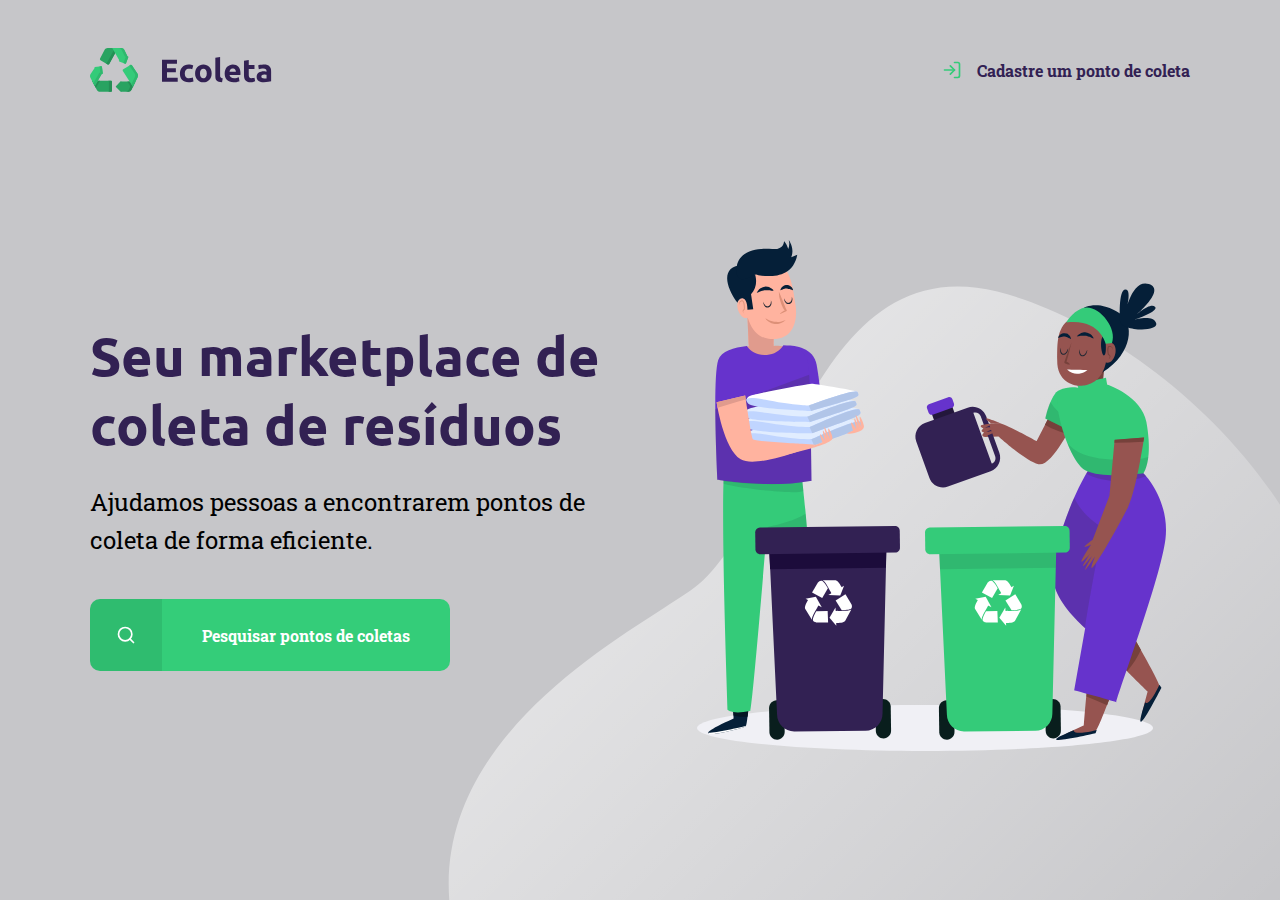
<file: index.html>
<!DOCTYPE html>
<html lang="pt-br">
<head>
    <meta charset="UTF-8">
    <meta name="viewport" content="width=device-width, initial-scale=1.0">

    <link href="https://fonts.googleapis.com/css2?family=Roboto+Slab&family=Ubuntu:wght@700&display=swap" rel="stylesheet">
    
    <link rel="stylesheet" href="css/main.css">
    <link rel="stylesheet" href="css/home.css">
    <link rel="stylesheet" href="css/modal.css">
    <link rel="stylesheet" href="css/responsive.css">

    <title>Ecoleta</title>
</head>
<body>

    <div id="page-home">
        <div class="content">
            <header>
                <img src="assets/icones/logo.svg" alt="logo coleta">
                <a href="/create-point.html"> 
                    <span></span> 
                    Cadastre um ponto de coleta
                </a>
            </header> 

            <main>
                <h1>Seu marketplace de coleta de resíduos</h1>
                <p>Ajudamos pessoas a encontrarem pontos de coleta de forma eficiente.</p>
            
                <a href="#"><span></span><strong>Pesquisar pontos de coletas</strong></a>
            </main>
        
        </div> 
    </div>

    <!-- Modal -->
    <div id="modal" class="hide">
        <div class="content">
            <div class="header">
                <h1>Pontos de coleta</h1>
                <a href="#">Fechar</a>
            </div>
            <form action="/search-results.html">
                <label for="search">Cidade</label>
                <div class="search field">
                    <input type="text" name="search">
                    <button><img src="./assets/icones/search.svg" alt=" Buscar"></button>
                </div>
                
            </form>
        </div>
    </div>

    <script src="./js/home.js"></script>
</body>
</html>
</file>
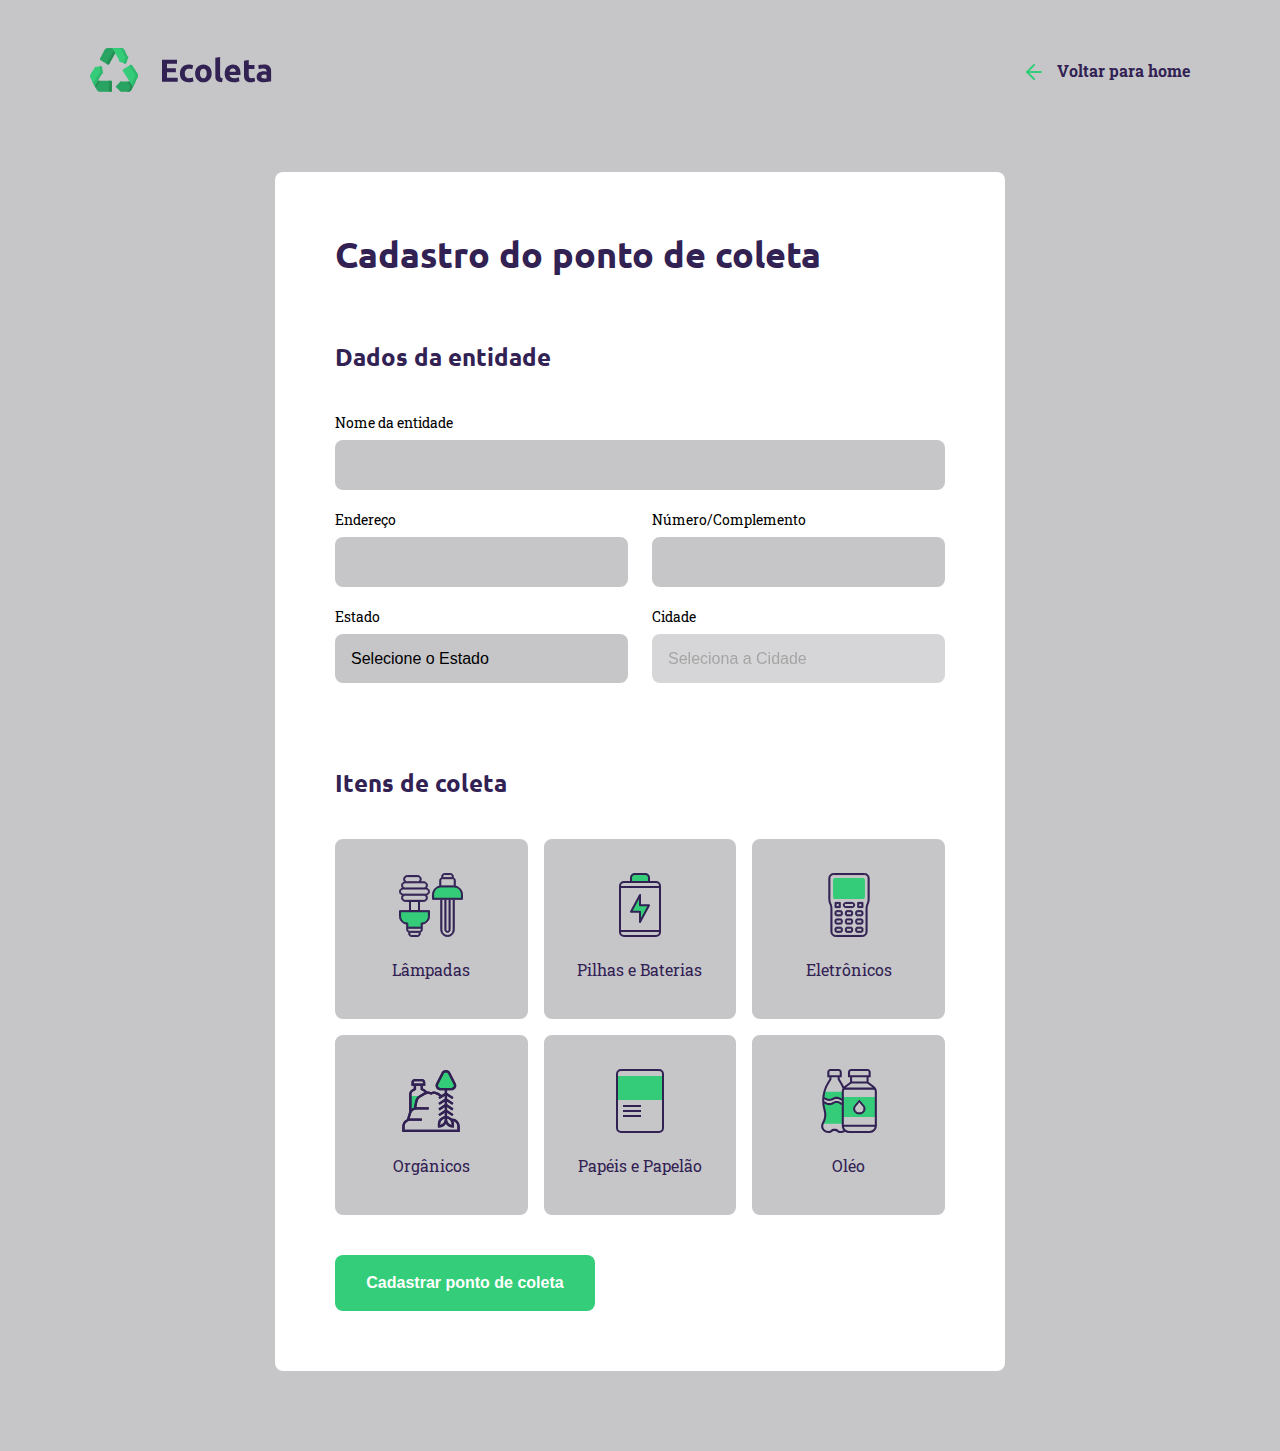
<file: create-point.html>
<!DOCTYPE html>
<html lang="pt-br">
  <head>
    <meta charset="UTF-8" />
    <meta name="viewport" content="width=device-width, initial-scale=1.0" />

    <link
      href="https://fonts.googleapis.com/css2?family=Roboto+Slab&family=Ubuntu:wght@700&display=swap"
      rel="stylesheet"
    />

    <link rel="stylesheet" href="css/main.css" />
    <link rel="stylesheet" href="css/create-point.css">
    <link rel="stylesheet" href="css/responsive.css" />

    <title>Criar um ponto de coleta</title>
  </head>
  <body>
    <div id="page-create-point">
      <header>
        <img src="assets/icones/logo.svg" alt="logo coleta" />
        <a href="/index.html">
          <span></span>
          Voltar para home
        </a>
      </header>
      
      <form action="">
          <h1>Cadastro do ponto de coleta</h1>

          <fieldset>
            <legend>
                <h2>Dados da entidade</h2>
            </legend>

            <div class="field">
                <label for="name">Nome da entidade</label>
                <input type="text" name="name" required>                                
            </div>

            <div class="field-group">
                <div class="field">
                    <label for="address">Endereço</label>
                    <input type="text" name="address" required>
                </div>
                <div class="field">
                    <label for="address2">Número/Complemento</label>
                    <input type="text" name="address2" required>
                </div>
            </div>

            <div class="field-group">
                <div class="field">
                    <label for="state">Estado</label>
                    <select name="uf" required>
                        <option value="">Selecione o Estado</option>                        
                    </select>

                    <input type="hidden" name="state" >

                </div>

                <div class="field">
                    <label for="city">Cidade</label>
                    <select name="city" disabled required>
                        <option value="">Seleciona a Cidade</option>
                    </select>
                </div>
            </div>            
          </fieldset>
        
          <fieldset>
            <legend>
                <h2>Itens de coleta</h2>
            </legend>
            <div class="itens-grid">
              <li data-id="1">
                <img src="/assets/icones/lampadas.svg" alt="Lâmpadas">
                <span>Lâmpadas</span>
              </li>
              <li data-id="2">
                <img src="/assets/icones/baterias.svg" alt="Pilhas e Baterias">
                <span>Pilhas e Baterias</span>
              </li>
              <li data-id="3">
                <img src="/assets/icones/eletronicos.svg" alt="Eletrônicos">
                <span>Eletrônicos</span>
              </li>
              <li data-id="4">
                <img src="/assets/icones/organicos.svg" alt="Organicos">
                <span>Orgânicos</span>
              </li>
              <li data-id="5">
                <img src="/assets/icones/papeis-papelao.svg" alt="Papéis e Papelão">
                <span>Papéis e Papelão</span>
              </li>
              <li data-id="6">
                <img src="/assets/icones/oleo.svg" alt="Oléo">
                <span>Oléo</span>
              </li>
            </div>

            <input type="hidden" name="items">
            
          </fieldset>
          <button type="submit">Cadastrar ponto de coleta</button>
      </form>

    </div>

    <script src="/js/intro.js"></script>
  </body>
</html>
</file>
<file: css/main.css>
:root {
    --title-color: #322153;
    --primary-color: #34cd79;
}

* {
    padding: 0;
    margin: 0;
    box-sizing: border-box;
}
html{
    font-family: 'Roboto Slab', serif;
}

body {
    background: #c6c6c9;
}

a {
    text-decoration: none;
}

h1, h2, h3, h4, h5, h6 {
    font-family: 'Ubuntu', sans-serif;
    color:var(--title-color);
}
</file>
<file: css/home.css>
#page-home {
    height: 100vh;

    background: url('../assets/icones/home-background.svg') no-repeat;   
    background-position: 35vw bottom;    
}

#page-home .content {
    width: 90%;
    max-width: 1100px;
    height: 100%;

    margin:0 auto;  

    display: flex;  
    flex-direction: column;
}

#page-home header {
    margin-top: 48px;
    display: flex;
    align-items: center;
    justify-content: space-between;
}

#page-home header a {
    display: flex;

    color: var(--title-color);
    font-weight: 700;    
}

#page-home header span {
    display: flex;
    background-image: url('../assets/icones/log-in.svg');
    margin-right: 15px;
    width: 20px;
    height: 20px;
}

#page-home main {
    max-width: 560px;

    flex: 1;
    display: flex;
    flex-direction: column;
    justify-content: center;
}

#page-home main h1 {
    font-size: 54px;
}

#page-home main p {
    font-size: 24px;
    line-height: 38px;
    margin-top: 24px;
}

#page-home main a {
    width: 100%;
    max-width: 360px;
    height: 72px;

    border-radius: 10px;

    display: flex;
    align-items: center;
    margin-top: 40px;
    background: var(--primary-color);

    transition: 400ms;
    
    color: white;
    
}

#page-home main a:hover {
    background: #2fb86e;
}

#page-home main a span {   
    border-top-left-radius: 10px;
    border-bottom-left-radius: 10px;

    background:  rgba(0, 0, 0, 0.08);  

    width: 72px;
    height: 72px;

    display: flex;
    align-items: center;
    justify-content: center;
    
}

#page-home main a span::after {   
 content: "";
 background-image: url('../assets/icones/search.svg');

 width: 20px;
 height: 20px;
}

#page-home main a strong {
    flex: 1;
    text-align: center;
}
</file>
<file: css/modal.css>
#modal {
    background-color:#0e0a14ef;

    height: 100vh;
    width: 100vw;

    position: fixed;
    top: 0;    

    display: flex;
    justify-content: center;
    align-items: center;

    transition: 400ms;
}


#modal.hide {
    display: none;
}

#modal .content {
    color: white;    

    width: 420px;
}

#modal .header {
    display: flex;
    align-items: center;
    justify-content: space-between;

    margin-bottom: 48px;
}

#modal .header  a {
   background-image: url('../assets/icones/x.svg');

   height: 20px;
   width: 20px;

   display: flex;

   font-size: 0.01px;
}

#modal .header h1 {
    color: white;

    font-size: 36px;
    line-height: 42px;    
}

#modal form label {
    font-size: 14px;
    line-height: 16px;

    display: block;
    margin-bottom: 8px;
}

#modal form .field {
    display: flex;    
}

#modal form input {
    flex: 1;

    background-color: #c6c6c9;

    border-top-left-radius: 8px ; 
    border-bottom-left-radius: 8px ;

    border: 0;

    outline: none;

    padding: 16px 24px;

    font-size: 16px;
    color: #68689e;
}

#modal form button {
    height: 72px;
    width: 72px;    

    background-color: var(--primary-color);

    border-top-right-radius: 8px ; 
    border-bottom-right-radius: 8px ;

    border: 0;
    
    outline: none;

    cursor: pointer;;
}

#modal form button:hover{
    background-color:#2fb86e;
}
</file>
<file: css/responsive.css>
@media (max-width: 900px){
    #page-home {
        background-position-x: 70vw;
    }
    #page-home .content {
        align-items: center;
        text-align: center;
    }

    #page-home header a {
        position: absolute;
        bottom: 48px;

        left: 50%;
        transform: translateX(-50%);
    }

    #page-home main {
        align-items: center;
    }

    #page-search-point .cards {
       grid-template-columns: 1fr ;
      }
    #page-search-point .cards img {
        height: 300px;
    }
}

@media(min-width: 1700px){
    #page-home {
        background-position-x: 40vw;
    }
}


@media(max-height: 760px){
    #page-home {
        background-position-y: 200px;
    }
}
</file>
<file: css/create-point.css>
#page-create-point {
  width: 90%;
  max-width: 1100px;
  
  /* Alinhamento de caixa pelo lado de fora*/
  margin: 0 auto;

}
#page-create-point header {
  margin-top: 48px;

  display: flex;
  justify-content: space-between;
  align-items: center;
}

#page-create-point a {
  color: var(--title-color);
  font-weight: bold;

  display: flex;
  align-items: center;
}

#page-create-point a span {
  margin-right: 15px;
  background-image: url("../assets/icones/arrow-left.svg");

  width: 20px;
  height: 20px;
  display: flex;
}

form {
    background-color: white;
    
    margin: 80px auto;
   
    padding: 60px;
    border-radius: 8px;

    max-width: 730px;    
}

form h1 {
    font-size: 36px;
}

form fieldset {
    margin-top: 64px;
    border: 0;
}

form legend {
    margin-bottom: 40px;
}

form legend h2 {
    font-size: 24px;
}

form .field {
    flex: 1;

    display: flex;
    flex-direction: column;

    margin-bottom: 20px;    
}

form .field-group {
    display: flex;   
       
}

form input,
form select {
    background-color: #c6c6c9;
    border-radius: 8px;

    border: 0;
    outline: none;
    padding: 16px;
    font-size: 16px;    
}

form select {
    -webkit-appearance: none;
    -moz-appearance: none;
    appearance: none;

}

form label {
    font-size: 14px;
    margin-bottom: 8px;
}

form .field-group .field + .field {
    margin-left: 24px;
}

form button {
    width: 260px;
    height: 56px;
    background-color: var(--primary-color);
    border-radius: 8px;
    color: white;
    font-weight: bold;
    font-size: 16px;
    border: 0;
    margin-top: 40px;

    transition: background-color 400ms;

}

form button:hover{
    background-color:#2fb86e;
}

.itens-grid {
    display: grid;
    grid-template-columns: 1fr 1fr 1fr;
    gap: 16px;
    
}

.itens-grid li {
    list-style: none;
    background-color: #c6c6c9;

    border: 2px solid #c6c6c9;
    border-radius: 8px;

    height: 180px;

    padding: 32px 24px 16px ;

    display: flex;
    flex-direction: column;
    align-items: center;
    justify-content: space-between;
    text-align: center;

    cursor: pointer;
}

.itens-grid li span {
    flex: 1;
    display: flex;
    align-items: center;
    color:var(--title-color);
}

.itens-grid li.select {
    background-color: #e1faec;
    border: 2px solid #2fb86e;
}

.itens-grid li img,
.itens-grid li span {
    pointer-events: none;
}
</file>
